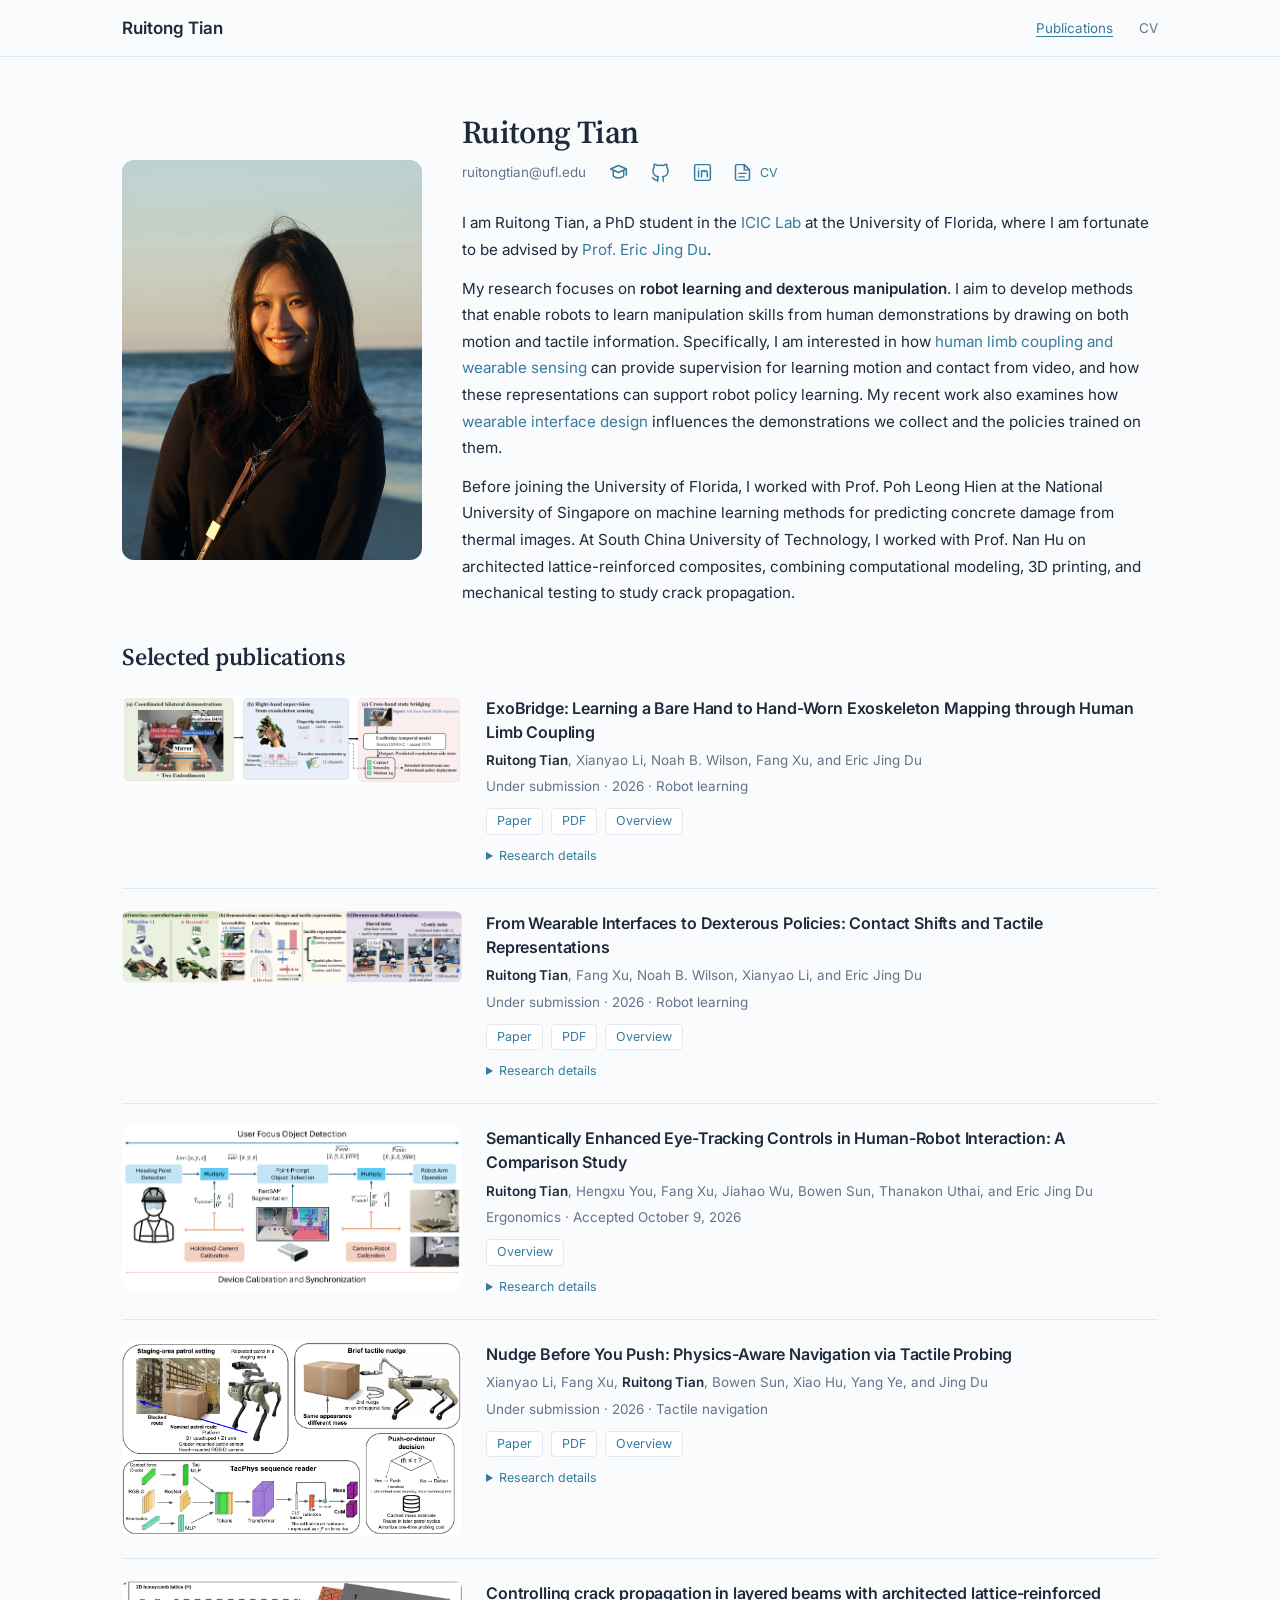
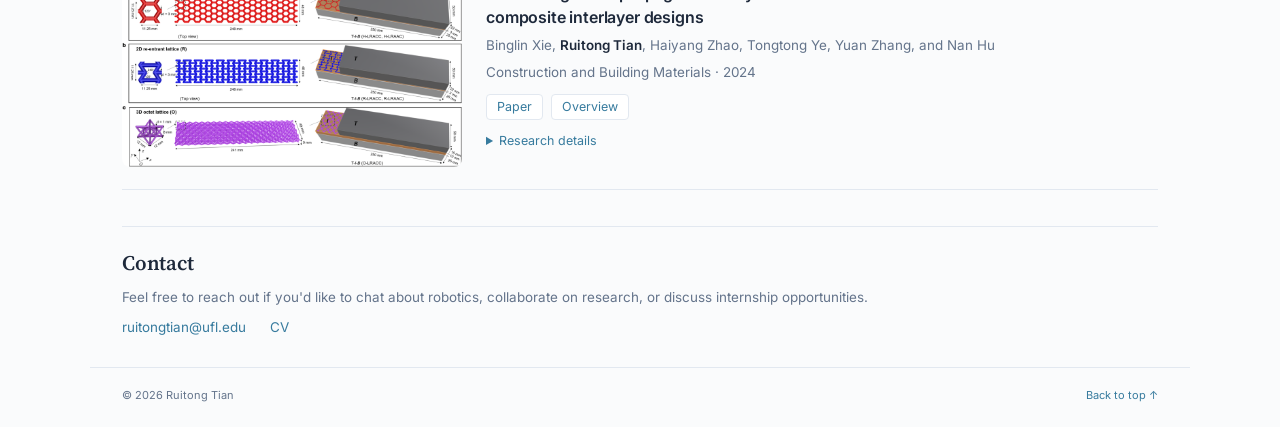
<file: index.html>
<!doctype html>
<html lang="en">
<head>
  <meta charset="utf-8"><meta name="viewport" content="width=device-width, initial-scale=1">
  <meta name="description" content="I am Ruitong Tian, a PhD student at the University of Florida researching robot learning and dexterous manipulation from human demonstrations and tactile information.">
  <meta name="theme-color" content="#fafbfc"><meta property="og:title" content="Ruitong 'Irene' Tian"><meta property="og:description" content="I study robot learning and dexterous manipulation using human demonstrations and tactile information."><meta property="og:type" content="website"><meta property="og:url" content="https://ruitong-tian.github.io/">
  <link rel="canonical" href="https://ruitong-tian.github.io/"><link rel="icon" href="assets/favicon.svg" type="image/svg+xml"><link rel="stylesheet" href="https://fonts.googleapis.com/css2?family=Inter:wght@300;400;500;600;700&amp;family=Source+Serif+4:ital,wght@0,400;0,600;1,400&amp;display=swap"><link rel="stylesheet" href="styles.css?v=portrait-spacing-8"><title>Ruitong 'Irene' Tian</title>
</head>
<body>
<a class="skip-link" href="#main">Skip to content</a>
<header class="topbar"><div class="nav-wrap"><a class="wordmark" href="#about">Ruitong Tian</a><nav aria-label="Main navigation"><a href="#research">Publications</a><a href="assets/Ruitong-Tian-CV.pdf" download="Ruitong Tian_CV.pdf" target="_blank" rel="noopener">CV</a></nav></div></header>
<main id="main" class="page-wrap">
  <section class="profile" id="about" aria-labelledby="name">
    <div class="profile-layout">
    <figure class="profile-photo"><img src="assets/profile.jpg" width="2315" height="3473" alt="Portrait of Ruitong Tian" fetchpriority="high" decoding="async"></figure>
    <div class="profile-content">
      <h1 id="name">Ruitong Tian</h1>
      <div class="profile-contact">
      <a class="profile-email" href="mailto:ruitongtian@ufl.edu">ruitongtian@ufl.edu</a>
      <div class="profile-links" aria-label="Academic and professional profiles">
        <a href="https://scholar.google.com/citations?user=eIcq6YUAAAAJ&amp;hl=en" target="_blank" rel="noopener" aria-label="Google Scholar" title="Google Scholar"><svg viewBox="0 0 24 24" aria-hidden="true" focusable="false"><path d="M3 8l9-4 9 4-9 4-9-4z"/><path d="M6 10v6c3 3 9 3 12 0v-6M21 8v7"/></svg></a>
        <a href="https://github.com/irenetin" target="_blank" rel="noopener" aria-label="GitHub" title="GitHub"><svg viewBox="0 0 24 24" aria-hidden="true" focusable="false"><path d="M8.8 20.5c-4.2 1.1-4.2-2-6-2.4M15.2 22v-3.1c0-.9-.3-1.6-.8-2 3-.3 6.2-1.5 6.2-6.8 0-1.5-.5-2.7-1.4-3.7.1-.4.6-1.9-.1-3.7 0 0-1.1-.4-3.8 1.4a13 13 0 0 0-6.6 0C6 2.3 4.9 2.7 4.9 2.7c-.7 1.8-.2 3.3-.1 3.7C3.9 7.4 3.4 8.6 3.4 10.1c0 5.3 3.2 6.5 6.2 6.8-.4.4-.7 1-.8 1.7V22"/></svg></a>
        <a href="https://www.linkedin.com/in/ruitong-tian-76686729b/en" target="_blank" rel="noopener" aria-label="LinkedIn" title="LinkedIn"><svg viewBox="0 0 24 24" aria-hidden="true" focusable="false"><rect x="3" y="3" width="18" height="18" rx="2"/><path d="M7.5 10v7M7.5 7h.01M11 17v-7h3v1.1c.5-.9 2.6-1.8 3.3.3.2.5.2 1 .2 1.6v4"/></svg></a>
        <a class="profile-cv" href="assets/Ruitong-Tian-CV.pdf" download="Ruitong Tian_CV.pdf" target="_blank" rel="noopener" aria-label="Download curriculum vitae" title="Download CV"><svg viewBox="0 0 24 24" aria-hidden="true" focusable="false"><path d="M14 3H6a2 2 0 0 0-2 2v14a2 2 0 0 0 2 2h12a2 2 0 0 0 2-2V9z"/><path d="M14 3v6h6M8 13h8M8 17h6"/></svg><span>CV</span></a>
      </div>
      </div>
      <div class="biography">
      <p>I am Ruitong Tian, a PhD student in the <a href="https://faculty.eng.ufl.edu/ericdu/" target="_blank" rel="noopener">ICIC Lab</a> at the University of Florida, where I am fortunate to be advised by <a href="https://faculty.eng.ufl.edu/ericdu/" target="_blank" rel="noopener">Prof. Eric Jing Du</a>.</p>
      <p>My research focuses on <strong>robot learning and dexterous manipulation</strong>. I aim to develop methods that enable robots to learn manipulation skills from human demonstrations by drawing on both motion and tactile information. Specifically, I am interested in how <a href="#paper-bridge">human limb coupling and wearable sensing</a> can provide supervision for learning motion and contact from video, and how these representations can support robot policy learning. My recent work also examines how <a href="#paper-comfort">wearable interface design</a> influences the demonstrations we collect and the policies trained on them.</p>
      <p>Before joining the University of Florida, I worked with Prof. Poh Leong Hien at the National University of Singapore on machine learning methods for predicting concrete damage from thermal images. At South China University of Technology, I worked with Prof. Nan Hu on architected lattice-reinforced composites, combining computational modeling, 3D printing, and mechanical testing to study crack propagation.</p>
      </div>
    </div>
    </div>
  </section>
  <section class="research" id="research" aria-labelledby="research-title">
    <h2 id="research-title">Selected publications</h2>
    <div class="paper-list" id="publications">
    <article class="paper" id="paper-bridge" aria-labelledby="bridge-title">
      <div class="paper-visual"><a href="https://arxiv.org/html/2610.07692v1" target="_blank" rel="noopener" aria-label="Read the ExoBridge paper"><img src="assets/exobridge-overview.png" width="860" height="225" alt="ExoBridge pairs bare-hand RGB video with sensorized exoskeleton measurements to predict motion and tactile state." loading="lazy"></a></div>
      <div class="paper-body">
        <h3 id="bridge-title"><a href="https://arxiv.org/abs/2610.07692" target="_blank" rel="noopener">ExoBridge: Learning a Bare Hand to Hand-Worn Exoskeleton Mapping through Human Limb Coupling</a></h3>
        <p class="authors"><strong>Ruitong Tian</strong>, Xianyao Li, Noah B. Wilson, Fang Xu, and Eric Jing Du</p>
        <p class="paper-status">Under submission · 2026 · Robot learning</p>
        <div class="paper-links"><a href="https://arxiv.org/abs/2610.07692" target="_blank" rel="noopener">Paper</a><a href="https://arxiv.org/pdf/2610.07692" target="_blank" rel="noopener">PDF</a><a href="https://arxiv.org/html/2610.07692v1" target="_blank" rel="noopener">Overview</a></div>
        <details class="paper-details"><summary>Research details</summary><div class="detail-copy"><p>We use paired bimanual demonstrations to connect bare-hand RGB video with the motion and tactile state measured by a sensorized exoskeleton.</p><p class="result">Our dataset contains <strong>1,215 demonstrations</strong> across four tasks. On held-out collection sessions, we achieve <strong>0.916 contact AUROC</strong>.</p><p>We train a temporal visual model to predict contact, tactile intensity, and relative encoder motion from video alone. We combine MediaPipe hand crops, frozen DINOv2 visual features, and causal temporal convolutions, and evaluate across four manipulation tasks with collection sessions kept separate.</p></div></details>
      </div>
    </article>
    <article class="paper" id="paper-comfort" aria-labelledby="comfort-title">
      <div class="paper-visual"><a href="assets/exocomfort-overview.png" target="_blank" rel="noopener" aria-label="View Figure 1 from From Wearable Interfaces to Dexterous Policies: Contact Shifts and Tactile Representations"><img src="assets/exocomfort-overview.png" width="2800" height="593" alt="Figure 1 from From Wearable Interfaces to Dexterous Policies: Contact Shifts and Tactile Representations: controlled wearable-interface revision, changes in contact and tactile representation, and downstream robot-rollout evaluation." loading="lazy"></a></div>
      <div class="paper-body">
        <h3 id="comfort-title"><a href="https://arxiv.org/abs/2610.08870" target="_blank" rel="noopener">From Wearable Interfaces to Dexterous Policies: Contact Shifts and Tactile Representations</a></h3>
        <p class="authors"><strong>Ruitong Tian</strong>, Fang Xu, Noah B. Wilson, Xianyao Li, and Eric Jing Du</p>
        <p class="paper-status">Under submission · 2026 · Robot learning</p>
        <div class="paper-links"><a href="https://arxiv.org/abs/2610.08870" target="_blank" rel="noopener">Paper</a><a href="https://arxiv.org/pdf/2610.08870" target="_blank" rel="noopener">PDF</a><a href="https://arxiv.org/html/2610.08870v1" target="_blank" rel="noopener">Overview</a></div>
        <details class="paper-details"><summary>Research details</summary><div class="detail-copy"><p>We study how wearable-interface geometry changes the tactile interactions captured in human demonstrations, and how the choice of tactile representation affects the manipulation policies learned from those demonstrations.</p><p class="result">We evaluate policies on a <strong>12-DoF XHand + Franka Emika</strong>. With richer tactile inputs, pooled policy success increases from <strong>35%</strong> to <strong>52%</strong>.</p><p>We collect wearable demonstrations, compare tactile representations, and train Diffusion Policy. We compare binary aggregate contact with spatial-plus-force tactile inputs, deploying both on a 12-DoF XHand mounted on a Franka Emika arm.</p></div></details>
      </div>
    </article>
    <article class="paper" id="paper-hri" aria-labelledby="hri-title">
      <div class="paper-visual"><a href="assets/ergonomics-overview.html" target="_blank" rel="noopener" aria-label="View the full system overview figure from the accepted Ergonomics paper"><img src="assets/ergonomics-overview.png" width="1430" height="688" alt="Eye-tracking control architecture connects heading-point detection, point-prompt object detection, and robot-arm operation, with HoloLens2-camera and camera-robot calibration." loading="lazy"></a></div>
      <div class="paper-body">
        <h3 id="hri-title">Semantically Enhanced Eye-Tracking Controls in Human-Robot Interaction: A Comparison Study</h3>
        <p class="authors"><strong>Ruitong Tian</strong>, Hengxu You, Fang Xu, Jiahao Wu, Bowen Sun, Thanakon Uthai, and Eric Jing Du</p>
        <p class="paper-status accepted">Ergonomics · Accepted October 9, 2026</p>
        <div class="paper-links"><a href="assets/ergonomics-overview.html" target="_blank" rel="noopener">Overview</a></div>
        <details class="paper-details"><summary>Research details</summary><div class="detail-copy"><p>We compare gaze, voice, and hand-gesture control of a Franka Emika arm with HoloLens 2 in a 30-participant within-subject study.</p><p class="result">We find a mean completion time <strong>per step</strong> of <strong>17.10 s with gaze</strong>, compared with <strong>32.78 s with hand gesture</strong>.</p><p>We combine FastSAM segmentation with Azure Kinect RGB-D target localization in the semantic gaze and voice interfaces, and evaluate task performance, gaze behavior, and NASA-TLX workload. I contributed to methodology, investigation, data curation, formal analysis, and writing.</p></div></details>
      </div>
    </article>
    <article class="paper" id="paper-nudge" aria-labelledby="nudge-title">
      <div class="paper-visual"><a href="assets/nudge-overview.png" target="_blank" rel="noopener" aria-label="View the full TANav tactile-navigation overview figure"><img src="assets/nudge-overview.png" width="1073" height="613" alt="TANav overview shows tactile probing by a B1+Z1 robot, TacPhys force-sequence reading, and push-or-detour planning with reusable observations." loading="lazy"></a></div>
      <div class="paper-body">
        <h3 id="nudge-title"><a href="https://arxiv.org/abs/2610.04924" target="_blank" rel="noopener">Nudge Before You Push: Physics-Aware Navigation via Tactile Probing</a></h3>
        <p class="authors">Xianyao Li, Fang Xu, <strong>Ruitong Tian</strong>, Bowen Sun, Xiao Hu, Yang Ye, and Jing Du</p>
        <p class="paper-status">Under submission · 2026 · Tactile navigation</p>
        <div class="paper-links"><a href="https://arxiv.org/abs/2610.04924" target="_blank" rel="noopener">Paper</a><a href="https://arxiv.org/pdf/2610.04924" target="_blank" rel="noopener">PDF</a><a href="https://arxiv.org/html/2610.04924v1" target="_blank" rel="noopener">Overview</a></div>
        <details class="paper-details"><summary>Research details</summary><div class="detail-copy"><p>We use a brief nudge to probe obstructing containers. In TANav, TacPhys reads the resulting force sequences to estimate container mass and inform whether to push or detour.</p><p class="result">In <strong>simulation</strong>, we reduce missed pushes from <strong>28.7%</strong> with mean peak force to <strong>5.5%</strong> with TacPhys at comparable low-risk operating points.</p><p>We evaluate repeated-patrol planning in simulation. In separate hardware studies, we assess offline mass transfer and calibration: the calibrated boundary yields 93.5% pooled offline accuracy. A distinct raw-peak rule gives 15 of 20 correct online decisions on unseen boxes.</p></div></details>
      </div>
    </article>
    <article class="paper" id="paper-lattice" aria-labelledby="lattice-title">
      <div class="paper-visual"><a href="assets/lattice-composite-figure-1.png" target="_blank" rel="noopener" aria-label="View the full lattice-reinforced composite figure from Construction and Building Materials"><img src="assets/lattice-composite-figure-1.png" width="2000" height="1092" alt="Figure 1 shows honeycomb, re-entrant, and octet lattice-reinforced composite interlayers embedded in layered beam structures." loading="lazy"></a></div>
      <div class="paper-body">
        <h3 id="lattice-title">Controlling crack propagation in layered beams with architected lattice-reinforced composite interlayer designs</h3>
        <p class="authors">Binglin Xie, <strong>Ruitong Tian</strong>, Haiyang Zhao, Tongtong Ye, Yuan Zhang, and Nan Hu</p>
        <p class="paper-status">Construction and Building Materials · 2024</p>
        <div class="paper-links"><a href="https://doi.org/10.1016/j.conbuildmat.2024.136174" target="_blank" rel="noopener">Paper</a><a href="assets/lattice-composite-figure-1.png" target="_blank" rel="noopener">Overview</a></div>
        <details class="paper-details"><summary>Research details</summary><div class="detail-copy"><p>In this earlier work, we study crack propagation in layered beams with architected lattice-reinforced composite interlayers, combining mechanical design with computational and experimental characterization.</p></div></details>
      </div>
    </article>
    </div>
  </section>
  <section class="contact" id="contact" aria-labelledby="contact-title"><h2 id="contact-title">Contact</h2><p>Feel free to reach out if you'd like to chat about robotics, collaborate on research, or discuss internship opportunities.</p><div class="contact-links"><a href="mailto:ruitongtian@ufl.edu">ruitongtian@ufl.edu</a><a href="assets/Ruitong-Tian-CV.pdf" download="Ruitong Tian_CV.pdf" target="_blank" rel="noopener">CV</a></div></section>
</main>
<footer class="page-wrap"><span>© 2026 Ruitong Tian</span><a href="#about">Back to top ↑</a></footer>
<script src="script.js?v=portrait-7" defer></script>
</body></html>
</file>
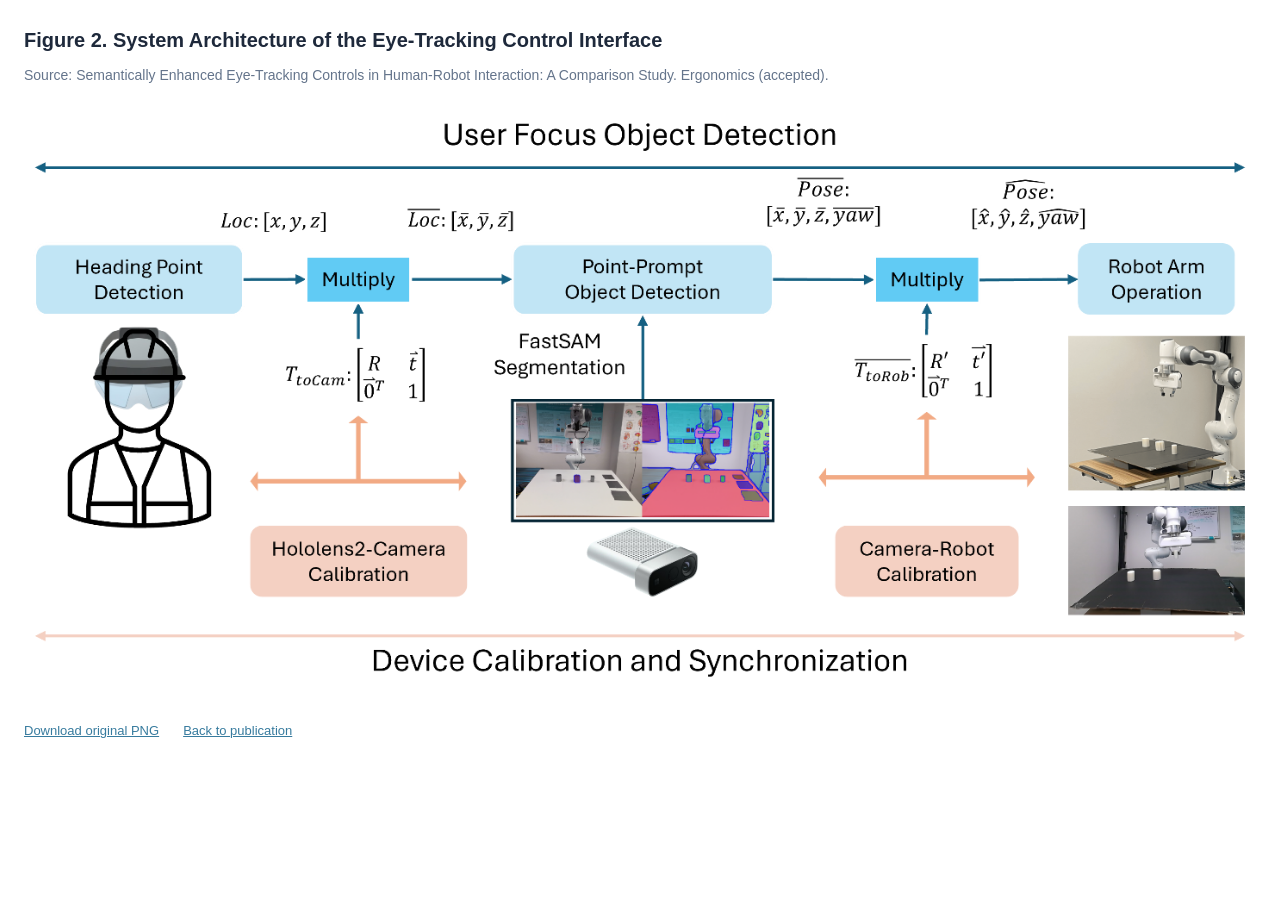
<file: assets/ergonomics-overview.html>
<!doctype html>
<html lang="en">
<head>
  <meta charset="utf-8"><meta name="viewport" content="width=device-width, initial-scale=1">
  <title>Eye-Tracking Control Interface — Figure 2 | Ruitong Tian</title>
  <style>body{margin:0;padding:24px;background:#fff;color:#1e293b;font:14px/1.6 Arial,sans-serif}main{max-width:1430px;margin:auto}h1{font-size:20px;font-weight:600;margin:0 0 8px}p{margin:0 0 20px;color:#64748b}a{color:#377b9e}img{display:block;width:100%;height:auto;background:#fff}nav{display:flex;gap:24px;margin-top:22px;font-size:13px}a:focus-visible{outline:2px solid #377b9e;outline-offset:4px}</style>
</head>
<body><main>
  <h1>Figure 2. System Architecture of the Eye-Tracking Control Interface</h1>
  <p>Source: Semantically Enhanced Eye-Tracking Controls in Human-Robot Interaction: A Comparison Study. Ergonomics (accepted).</p>
  <img src="ergonomics-overview.png" width="1430" height="688" alt="Eye-tracking control architecture connects heading-point detection, point-prompt object detection, and robot-arm operation, with HoloLens2-camera and camera-robot calibration.">
  <nav aria-label="Figure resources"><a href="ergonomics-overview.png" download>Download original PNG</a><a href="../index.html#paper-hri">Back to publication</a></nav>
</main></body></html>
</file>
<file: styles.css>
/* Restrained academic profile: owner content, measured reference type scale. */
:root{--paper:#fafbfc;--ink:#1e293b;--muted:#64748b;--accent:#377b9e;--line:#e2e8f0;--serif:'Source Serif 4',Georgia,serif;--sans:Inter,-apple-system,BlinkMacSystemFont,'Segoe UI',Arial,sans-serif}
*{box-sizing:border-box}
html{scroll-behavior:smooth;scroll-padding-top:84px}
body{margin:0;background:var(--paper);color:var(--ink);font:16px/1.7 var(--sans)}
a{color:var(--accent);text-decoration:none;text-underline-offset:3px}
a:hover{text-decoration:underline}
a:focus-visible,button:focus-visible,summary:focus-visible{outline:2px solid var(--accent);outline-offset:4px}
p,h1,h2,h3,figure{margin-top:0}
img{display:block;max-width:100%;height:auto}
svg{display:block}
strong{font-weight:600}
.page-wrap,.nav-wrap{max-width:1100px;padding-left:32px;padding-right:32px;margin:0 auto}
.skip-link{position:absolute;top:-80px;left:20px;padding:8px 12px;background:white;z-index:30}
.skip-link:focus{top:10px}
.topbar{position:sticky;top:0;z-index:10;background:rgba(250,251,252,.98);border-bottom:1px solid var(--line)}
.nav-wrap{height:56px;display:flex;justify-content:space-between;align-items:center;gap:24px}
.wordmark{font-size:17px;font-weight:600;color:var(--ink)}
nav{display:flex;gap:26px;align-items:center;font-size:13.44px}
nav a{color:var(--muted)}
nav a.active{color:var(--accent);text-decoration:underline}
.profile{display:flex;flex-direction:column;justify-content:center;padding:56px 0 24px}
.profile-layout{display:grid;grid-template-columns:300px minmax(0,1fr);gap:40px;align-items:center}
.profile-photo{margin:0}
.profile-photo img{width:100%;aspect-ratio:3/4;object-fit:cover;object-position:50% 40%;border-radius:12px}
.profile-content{min-width:0}
h1{font:600 32px/1.2 var(--serif);letter-spacing:-.64px;margin-bottom:6px}
.profile-email{font-size:13.44px;color:var(--muted)}
.profile-contact{display:flex;align-items:center;gap:20px;margin:7px 0 24px}
.profile-links{display:flex;align-items:center;gap:18px;margin:0}
.profile-links a{display:inline-flex;align-items:center;justify-content:center;gap:7px;min-width:24px;min-height:28px}
.profile-links svg{width:21px;height:21px;fill:none;stroke:currentColor;stroke-width:1.7;stroke-linecap:round;stroke-linejoin:round}
.profile-links a:hover{color:var(--ink);text-decoration:none}
.profile-cv span{font-size:12.48px}
.biography p{font-size:15.2px;line-height:1.75;margin-bottom:12px}
.biography p:last-child{margin-bottom:0}
.research{padding:12px 0 0;scroll-margin-top:84px}
h2{font:600 24px/1.2 var(--serif);letter-spacing:-.24px;margin-bottom:24px}
.paper{display:grid;grid-template-columns:340px minmax(0,1fr);gap:24px;padding:22px 0;border-bottom:1px solid var(--line);scroll-margin-top:84px}
.paper:first-child{padding-top:0}
.paper-visual{align-self:start}
.paper-visual>a{display:block}
.paper-visual img{width:100%;border-radius:8px;background:white}
.paper-body h3{font-size:16px;line-height:1.5;font-weight:600;letter-spacing:-.16px;margin-bottom:6.4px}
.paper-body h3 a{color:var(--ink)}
.authors{font-size:13.44px;line-height:1.6;color:var(--muted);margin-bottom:4px}
.authors strong{color:var(--ink)}
.paper-status{font-size:13.44px;line-height:1.7;color:var(--muted);margin-bottom:10px}
.paper-links{display:flex;flex-wrap:wrap;gap:8px;margin-bottom:11px}
.paper-links a{font-size:12.48px;line-height:1.5;border:1px solid var(--line);border-radius:4px;padding:3px 10px;background:#fff}
.paper-links a:hover{background:#eef5f8;text-decoration:none;border-color:#bccfdc}
.paper-details summary{font-size:12.48px;color:var(--accent);cursor:pointer;line-height:1.6}
.detail-copy{padding-top:12px}
.detail-copy p{font-size:13.44px;line-height:1.7;color:var(--ink);margin-bottom:10px}
.detail-copy p:last-child{margin-bottom:0}
.contact{border-top:1px solid var(--line);margin-top:36px;padding:24px 0 28px}
.contact h2{font-size:20.8px;margin-bottom:10px}
.contact p{font-size:13.44px;color:var(--muted);margin-bottom:8px}
.contact-links{display:flex;flex-wrap:wrap;gap:24px;font-size:13.44px}
footer{border-top:1px solid var(--line);padding-top:18px!important;padding-bottom:22px!important;display:flex;justify-content:space-between;gap:20px;font-size:11px;color:var(--muted)}
[data-scroll-reveal]{transition:opacity .6s ease,transform .6s cubic-bezier(.2,.65,.3,1)}
.reveal-pending{opacity:0;transform:translateY(22px)}
.reveal-pending:focus-within{opacity:1;transform:none}
@media(max-width:950px){.profile-layout{grid-template-columns:260px minmax(0,1fr);gap:32px}.paper{grid-template-columns:280px minmax(0,1fr)}}
@media(max-width:760px){.page-wrap,.nav-wrap{padding-left:20px;padding-right:20px}.nav-wrap{height:56px}.wordmark{font-size:16px}nav{font-size:12.48px;gap:20px}.profile{padding:28px 0 16px}.profile-layout{grid-template-columns:1fr;gap:28px}.profile-photo{width:240px;max-width:100%;justify-self:start}h1{font-size:25.6px;letter-spacing:-.512px}.profile-contact{flex-wrap:wrap;gap:8px 18px;margin:8px 0 22px}.biography p{font-size:15.2px}.research{padding-top:6px}h2{font-size:20.8px;margin-bottom:20px}.paper{grid-template-columns:1fr;gap:16px;padding:22px 0}.paper-visual{width:100%;max-width:340px}.paper-body h3{font-size:15.2px}.authors,.paper-status{font-size:13.44px}.paper-links a,.paper-details summary{font-size:12.48px}.contact{margin-top:28px;padding-top:22px}.contact p,.contact-links{font-size:13.44px}footer{font-size:10px}}
@media(prefers-reduced-motion:reduce){html{scroll-behavior:auto}[data-scroll-reveal]{opacity:1;transform:none;transition:none}}
@media print{.topbar,.skip-link,footer{display:none}.page-wrap{padding:0}.profile{display:block;min-height:0;padding:0 0 28px}.profile-layout{grid-template-columns:140px 1fr;gap:24px}.profile-photo{width:auto}[data-scroll-reveal]{opacity:1;transform:none;transition:none}.paper{break-inside:avoid;grid-template-columns:240px 1fr}.paper-links a{padding:0;border:0;background:none}.contact{margin-top:24px}}
</file>
